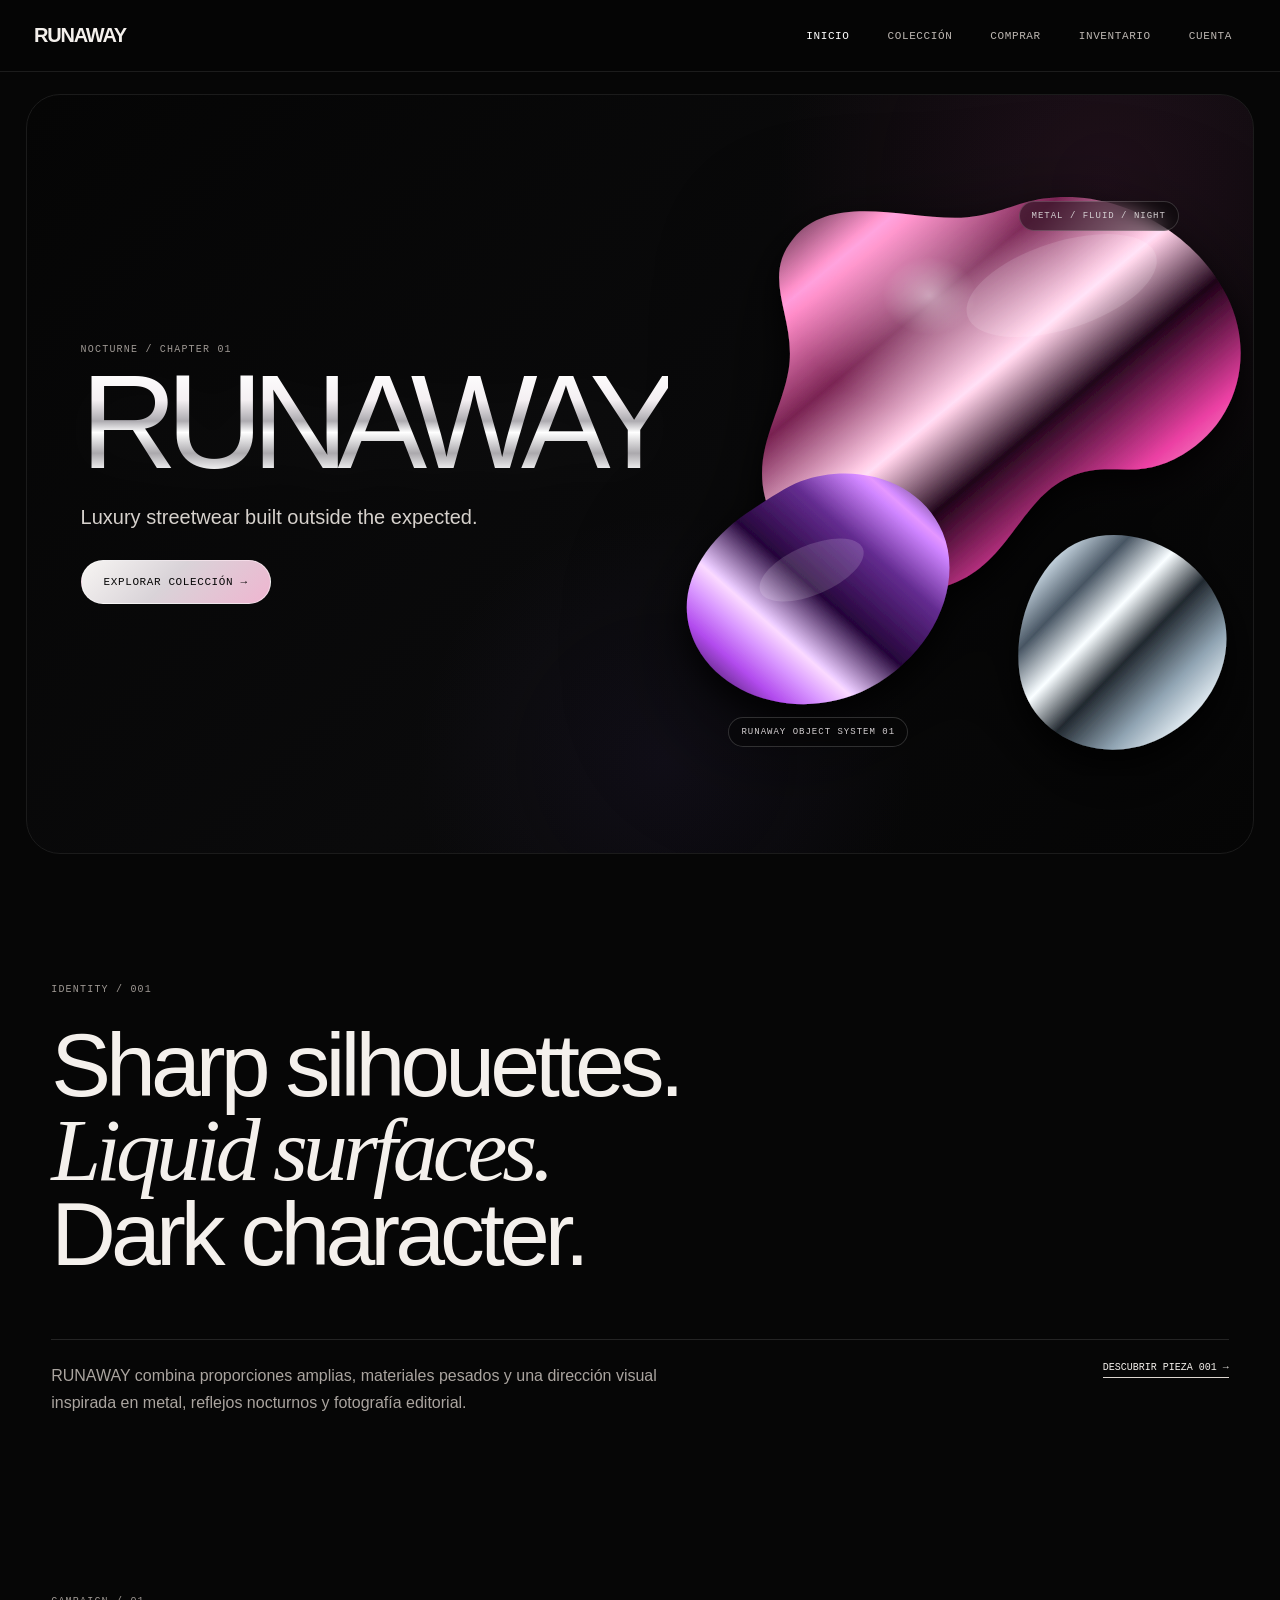
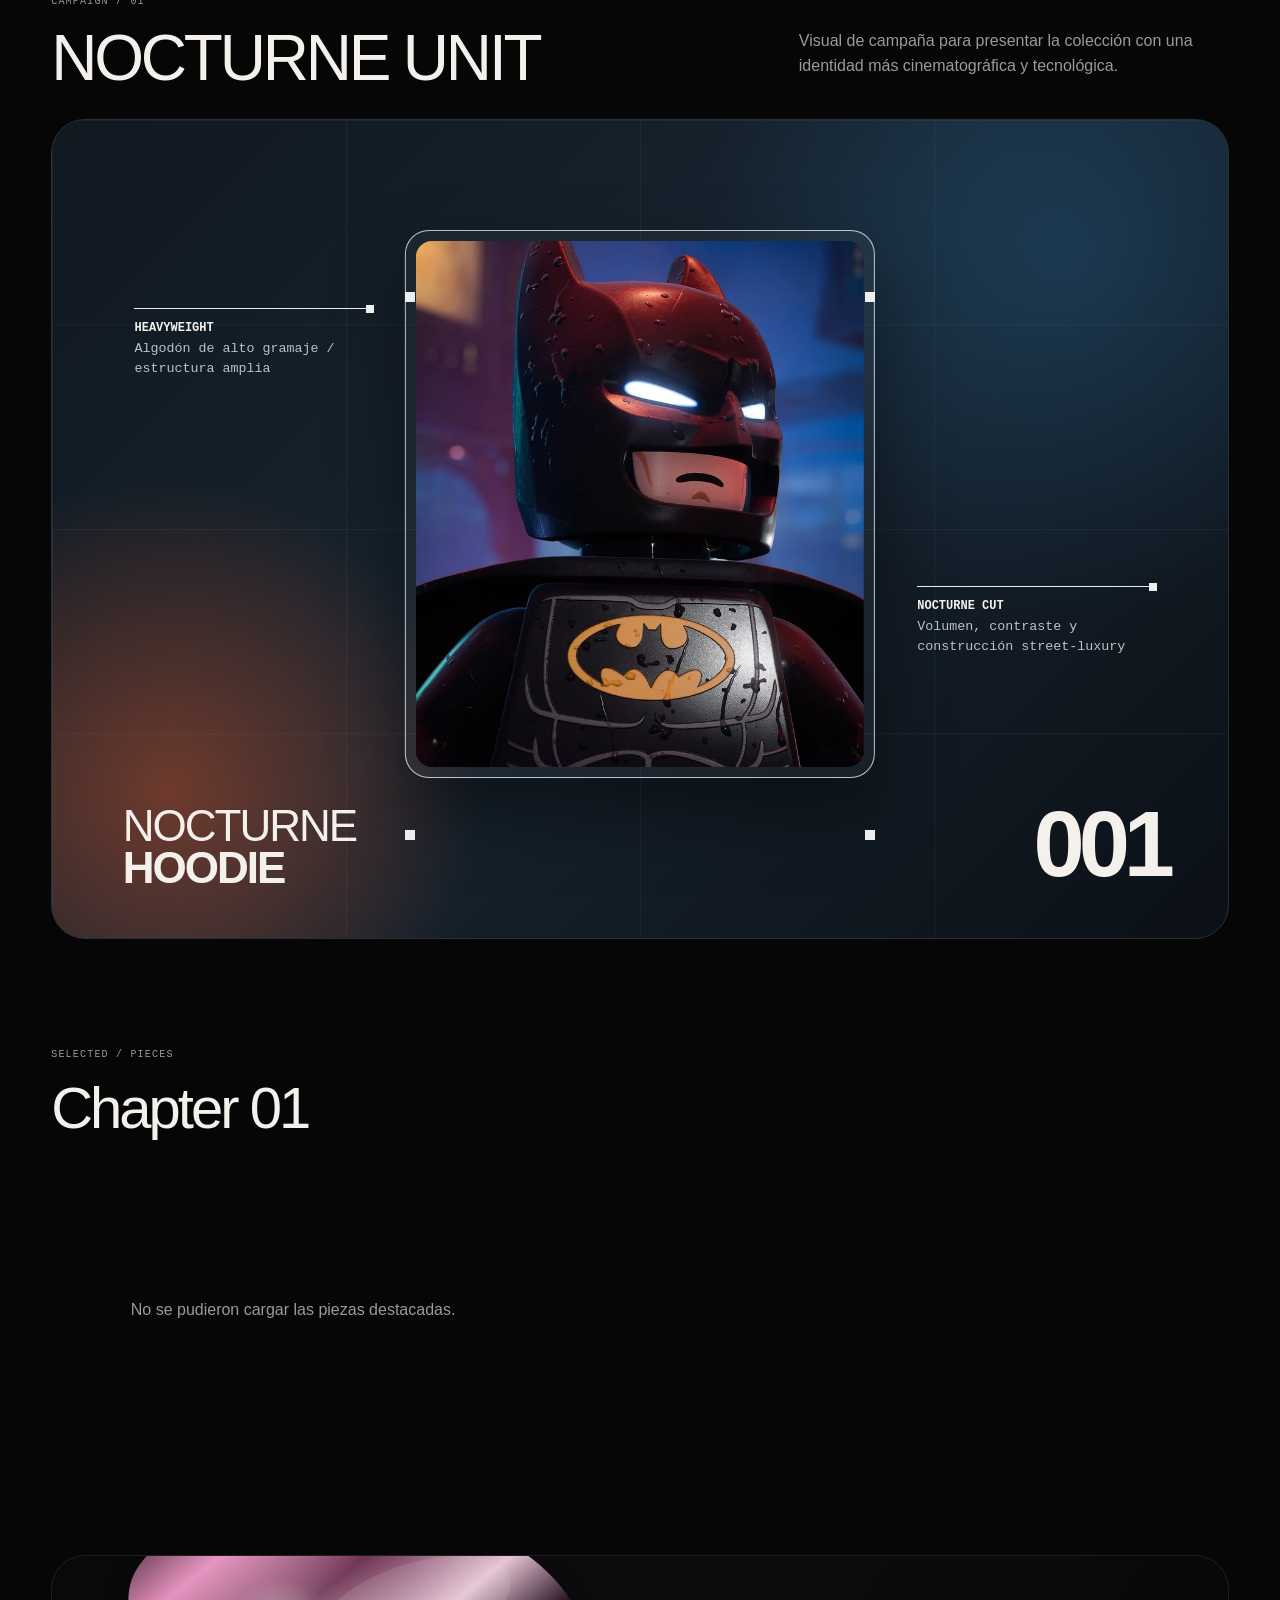
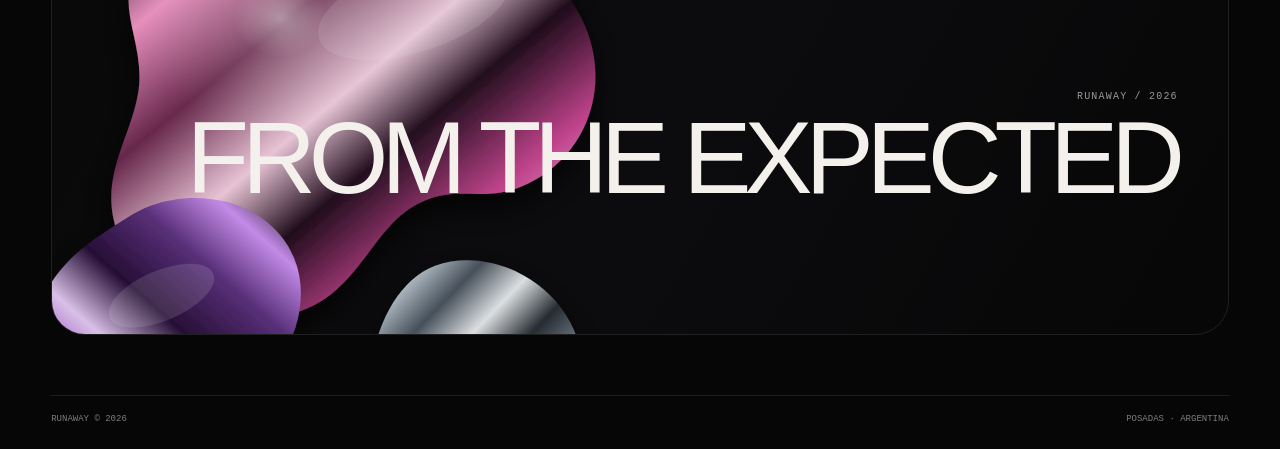
<file: index.html>
<!DOCTYPE html>
<html lang="es">
<head>
    <meta charset="UTF-8">
    <meta name="viewport" content="width=device-width, initial-scale=1.0">
    <title>RUNAWAY</title>
    <link rel="stylesheet" href="style.css">
</head>
<body>
    <a class="salto-contenido" href="#contenido-principal">Saltar al contenido</a>

    <nav class="barra-superior" aria-label="Navegación principal">
        <a class="marca" href="#/">RUNAWAY</a>
        <ul class="menu-principal">
            <li><a href="#/" data-ruta="inicio">Inicio</a></li>
            <li><a href="#/catalogo" data-ruta="catalogo">Colección</a></li>
            <li><a href="#/comprar" data-ruta="comprar">Comprar</a></li>
            <li><a href="inventario.html">Inventario</a></li>
            <li><a href="cuenta.html">Cuenta</a></li>
        </ul>
    </nav>

    <main id="contenido-principal" tabindex="-1">
        <p class="estado-carga-spa">Cargando…</p>
    </main>

    <footer class="pie">
        <span>RUNAWAY © 2026</span>
        <span>Posadas · Argentina</span>
    </footer>

    <!-- Región viva: los lectores de pantalla anuncian aquí los cambios de vista y de estado. -->
    <div id="anuncios" class="solo-lectores" aria-live="polite" aria-atomic="true"></div>

    <!-- Plantillas estáticas: la SPA las clona, no inserta HTML en tiempo de ejecución. -->
    <template id="tpl-inicio">
    <header class="hero">
        <div class="hero-copy">
            <p class="kicker">NOCTURNE / CHAPTER 01</p>
            <h1>RUNAWAY</h1>
            <p class="hero-line">Luxury streetwear built outside the expected.</p>
            <a class="btn-principal" href="#/catalogo">Explorar colección →</a>
        </div>
        <div class="hero-art">
            <img src="assets/liquid-chrome.svg" alt="Escultura de cromo líquido rosa y violeta" class="chrome-liquid">
            <div class="hero-caption hero-caption-top">METAL / FLUID / NIGHT</div>
            <div class="hero-caption hero-caption-bottom">RUNAWAY OBJECT SYSTEM 01</div>
        </div>
    </header>

    <section class="intro">
        <p class="kicker">IDENTITY / 001</p>
        <h2>Sharp silhouettes.<br><em>Liquid surfaces.</em><br>Dark character.</h2>
        <div class="intro-bottom">
            <p>RUNAWAY combina proporciones amplias, materiales pesados y una dirección visual inspirada en metal, reflejos nocturnos y fotografía editorial.</p>
            <a href="#/catalogo" class="link-line">Descubrir pieza 001 →</a>
        </div>
    </section>

    <section class="campaign">
        <div class="campaign-head">
            <div>
                <p class="kicker">CAMPAIGN / 01</p>
                <h2>NOCTURNE UNIT</h2>
            </div>
            <p class="campaign-note">Visual de campaña para presentar la colección con una identidad más cinematográfica y tecnológica.</p>
        </div>

        <div class="campaign-board">
            <div class="grid-lines"></div>
            <span class="marker marker-a"></span>
            <span class="marker marker-b"></span>
            <span class="marker marker-c"></span>
            <span class="marker marker-d"></span>
            <div class="callout callout-left"><span></span><strong>HEAVYWEIGHT</strong><small>Algodón de alto gramaje / estructura amplia</small></div>
            <div class="callout callout-right"><span></span><strong>NOCTURNE CUT</strong><small>Volumen, contraste y construcción street-luxury</small></div>
            <div class="campaign-photo">
                <img src="assets/campaign-batman.jpg" alt="Visual de campaña nocturno de RUNAWAY">
            </div>
            <div class="campaign-code">001</div>
            <div class="campaign-name">NOCTURNE<br><strong>HOODIE</strong></div>
        </div>
    </section>

    <section class="featured">
        <div class="featured-title">
            <p class="kicker">SELECTED / PIECES</p>
            <h2>Chapter 01</h2>
        </div>
        <div class="featured-grid">
            <article class="featured-card featured-main">
                <div class="featured-image"><img src="assets/campaign-batman.jpg" alt="Nocturne Hoodie"></div>
                <div class="featured-data">
                    <span>01 / HOODIE</span>
                    <h3>Nocturne Hoodie</h3>
                    <p>$245.000</p>
                    <a href="#/catalogo">Ver detalle →</a>
                </div>
            </article>
            <article class="featured-card">
                <div class="featured-image"><img src="assets/campaign-head.jpg" alt="Obsidian Tee"></div>
                <div class="featured-data">
                    <span>02 / TEE</span>
                    <h3>Obsidian Tee</h3>
                    <p>$135.000</p>
                    <a href="#/catalogo">Ver detalle →</a>
                </div>
            </article>
            <article class="featured-card">
                <div class="featured-image"><img src="assets/campaign-detail.jpg" alt="Armor Cargo"></div>
                <div class="featured-data">
                    <span>03 / CARGO</span>
                    <h3>Armor Cargo</h3>
                    <p>$289.000</p>
                    <a href="#/catalogo">Ver detalle →</a>
                </div>
            </article>
        </div>
    </section>

    <section class="closing">
        <img src="assets/liquid-chrome.svg" alt="Cromo líquido RUNAWAY">
        <div>
            <p class="kicker">RUNAWAY / 2026</p>
            <h2>FROM THE EXPECTED</h2>
        </div>
    </section>
    </template>

    <template id="tpl-catalogo">
    <div class="catalog-page">
        <section class="catalog-hero">
            <div>
                <p class="kicker">COLLECTION / CHAPTER 01</p>
                <h1>NOCTURNE</h1>
                <p>Una selección de piezas de streetwear de lujo con volúmenes amplios, negro profundo y detalles metálicos.</p>
            </div>
            <img src="assets/liquid-chrome.svg" alt="Cromo líquido" class="catalog-chrome">
        </section>

        <section class="catalog-editorial">
            <div class="editorial-photo">
                <img src="assets/campaign-mid.jpg" alt="Campaña RUNAWAY Nocturne">
                <span class="editorial-tag tag-one">RUNAWAY / NOCTURNE</span>
                <span class="editorial-tag tag-two">CHAPTER 01</span>
            </div>
            <div class="editorial-copy">
                <p class="kicker">CAMPAIGN NOTE</p>
                <h2>Designed for presence.</h2>
                <p>La colección prioriza siluetas dominantes y una paleta oscura. Cada pieza está pensada para sostener una identidad visual fuerte sin perder funcionalidad.</p>
            </div>
        </section>

        <section class="table-wrap">
            <div class="table-title">
                <div>
                    <p class="kicker">PRODUCT INDEX</p>
                    <h2>Available pieces</h2>
                </div>
                <span id="contadorCatalogo" role="status">CARGANDO / DROP 01</span>
            </div>

            <form class="catalog-controls" role="search" aria-label="Buscar en el catálogo">
                <div class="field-group catalog-search-field">
                    <label for="campoBuscar">Buscar pieza</label>
                    <input type="search" id="campoBuscar" placeholder="Nombre, referencia o descripción" autocomplete="off">
                </div>
                <div class="field-group catalog-category-field">
                    <label for="selectCategoria">Categoría</label>
                    <select id="selectCategoria">
                        <option value="">Todas</option>
                    </select>
                </div>
                <button type="button" id="botonLimpiar" class="btn-secundario">Limpiar</button>
            </form>
            <div class="tabla-responsive">
                <table class="tabla-productos">
                    <caption class="solo-lectores">Piezas disponibles de la colección</caption>
                    <thead>
                        <tr>
                            <th scope="col">Ref.</th>
                            <th scope="col">Visual</th>
                            <th scope="col">Producto</th>
                            <th scope="col">Especificación</th>
                            <th scope="col">Talles</th>
                            <th scope="col">Precio</th>
                            <th scope="col"><span class="solo-lectores">Acciones</span></th>
                        </tr>
                    </thead>
                    <tbody id="cuerpoCatalogo"><tr><td colspan="7" class="catalogo-sin-resultados">Cargando catálogo...</td></tr></tbody>
                </table>
            </div>
        </section>
    </div>
    </template>

    <template id="tpl-detalle">
        <div class="product-page">
            <section class="product-visual-panel">
                <div class="product-hero-image">
                    <img id="detalleImagen" src="" alt="">
                    <span class="corner c1"></span><span class="corner c2"></span><span class="corner c3"></span><span class="corner c4"></span>
                </div>
                <div class="product-index" id="detalleRef"></div>
            </section>

            <section class="product-info-panel">
                <div class="product-heading">
                    <p class="kicker" id="detalleKicker"></p>
                    <h1 id="detalleNombre"></h1>
                    <p class="product-price" id="detallePrecio"></p>
                </div>
                <p class="product-description" id="detalleDescripcion"></p>

                <div class="product-spec-grid" id="detalleSpecs"></div>

                <div class="size-block" role="group" aria-labelledby="etiquetaTalle">
                    <span id="etiquetaTalle">Seleccionar talle</span>
                    <div class="sizes" id="detalleTalles"></div>
                </div>

                <p id="detalleStock" class="mensaje-cupon"></p>
                <a class="btn-principal full" id="detalleComprar" href="#/comprar">Comprar ahora →</a>
                <p><a class="link-line" href="#/catalogo">← Volver a la colección</a></p>
            </section>
        </div>
    </template>

    <template id="tpl-comprar">
        <div class="checkout-page">
            <section class="checkout-heading">
                <p class="kicker">CHECKOUT / RUNAWAY</p>
                <h1>Finalizar compra</h1>
                <p>Completá tus datos y revisá el pedido antes de confirmar.</p>
            </section>

            <section class="checkout-layout">
                <div class="checkout-form-card">
                    <form class="formulario-compra" id="formCompra" novalidate>
                        <div class="field-group">
                            <label for="nombre">Nombre del cliente</label>
                            <input type="text" id="nombre" name="nombre" placeholder="Nombre y apellido" autocomplete="name" required>
                        </div>
                        <div class="field-group">
                            <label for="direccion">Dirección</label>
                            <input type="text" id="direccion" name="direccion" placeholder="Dirección de entrega" autocomplete="street-address" required>
                        </div>
                        <div class="fields-two">
                            <div class="field-group"><label for="telefono">Teléfono</label><input type="tel" id="telefono" name="telefono" placeholder="3764 000000" autocomplete="tel" required></div>
                            <div class="field-group"><label for="email">E-mail</label><input type="email" id="email" name="email" placeholder="nombre@email.com" autocomplete="email" required></div>
                        </div>
                        <div class="field-group">
                            <label for="pago">Medio de pago</label>
                            <select id="pago" name="pago" required>
                                <option value="">Seleccionar</option>
                                <option value="tarjeta_credito">Tarjeta de crédito</option>
                                <option value="tarjeta_debito">Tarjeta de débito</option>
                                <option value="transferencia">Transferencia bancaria</option>
                                <option value="mercado_pago">Mercado Pago</option>
                            </select>
                        </div>
                        <div class="fields-two">
                            <div class="field-group">
                                <label for="talleCompra">Talle</label>
                                <select id="talleCompra" name="talle"></select>
                            </div>
                            <div class="field-group">
                                <label for="cantidadProducto">Cantidad</label>
                                <input type="number" id="cantidadProducto" name="cantidadProducto" min="1" value="1" inputmode="numeric">
                            </div>
                        </div>
                        <div class="field-group">
                            <label for="codigoCupon">Código de descuento</label>
                            <input type="text" id="codigoCupon" name="codigoCupon" placeholder="Ingresá tu cupón" autocomplete="off">
                            <button type="button" id="botonCupon" class="btn-secundario">Aplicar cupón</button>
                        </div>
                        <p id="mensajeCompra" class="mensaje-cupon" aria-live="polite"></p>
                        <button class="btn-principal full" type="submit">Confirmar pedido →</button>
                    </form>
                </div>

                <aside class="order-card" aria-label="Resumen del pedido">
                    <div class="order-image"><img id="imagenProducto" src="" alt=""></div>
                    <div class="order-title"><span id="referenciaProducto"></span><h2 id="nombreProducto"></h2></div>
                    <div class="order-row"><span>Talle</span><strong id="talleProducto"></strong></div>
                    <div class="order-row"><span>Precio unitario</span><strong id="precioUnitario"></strong></div>
                    <div class="order-row"><span>Subtotal</span><strong id="subtotalProducto"></strong></div>
                    <div class="order-row"><span>Descuento</span><strong id="descuentoProducto">—</strong></div>
                    <div class="order-total"><span>Total</span><strong id="totalProducto"></strong></div>
                </aside>
            </section>
        </div>
    </template>

    <script type="module" src="app.js"></script>
</body>
</html>
</file>
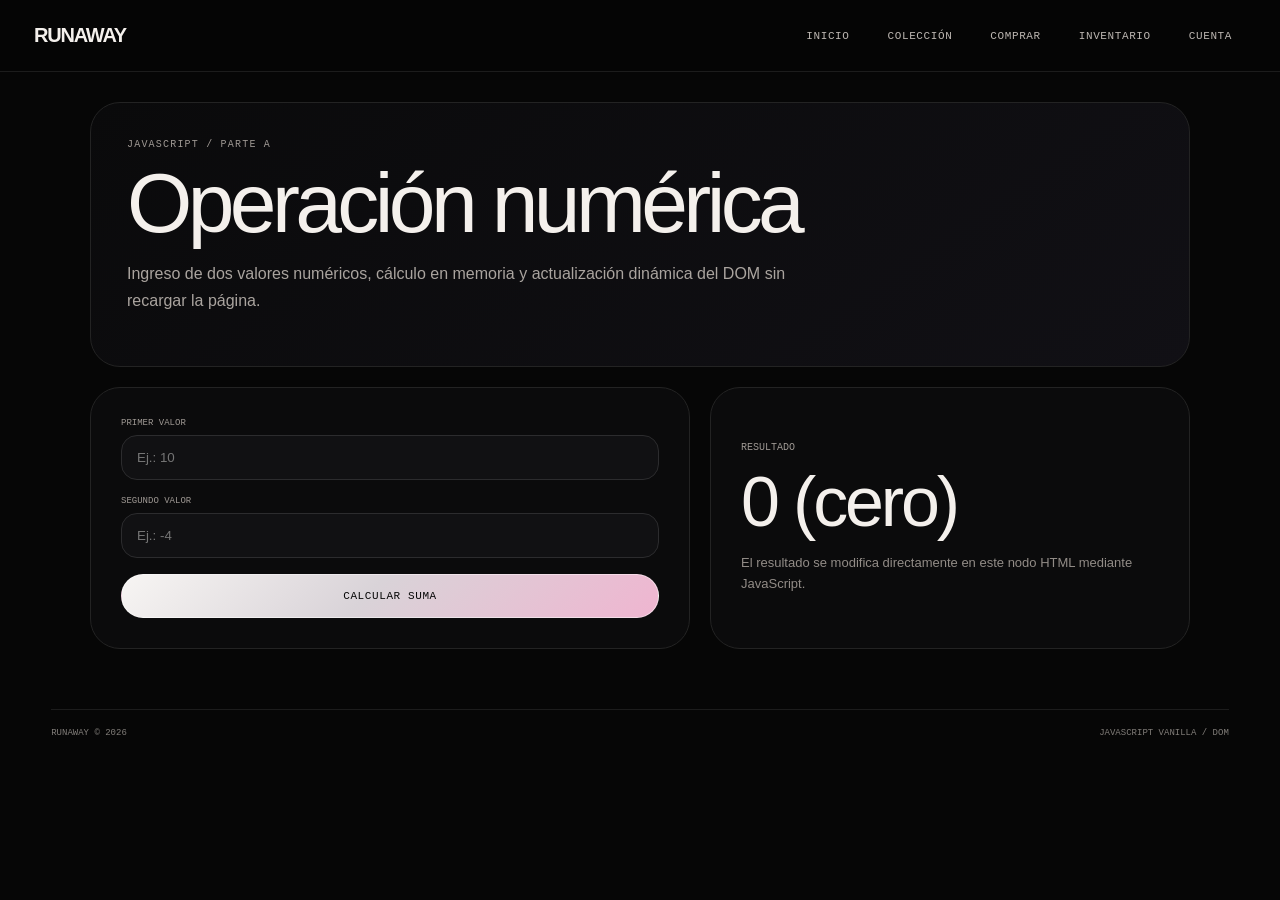
<file: algoritmica.html>
<!DOCTYPE html>
<html lang="es">
<head>
    <meta charset="UTF-8">
    <meta name="viewport" content="width=device-width, initial-scale=1.0">
    <title>RUNAWAY - Algorítmica JavaScript</title>
    <link rel="stylesheet" href="style.css">
</head>
<body>
    <nav class="barra-superior">
        <a class="marca" href="index.html">RUNAWAY</a>
        <ul class="menu-principal">
            <li><a href="index.html">Inicio</a></li>
            <li><a href="index.html#/catalogo">Colección</a></li>
            <li><a href="index.html#/comprar">Comprar</a></li>
            <li><a href="inventario.html">Inventario</a></li>
            <li><a href="cuenta.html">Cuenta</a></li>
        </ul>
    </nav>

    <main class="algoritmica-page">
        <section class="algoritmica-heading">
            <p class="kicker">JAVASCRIPT / PARTE A</p>
            <h1>Operación numérica</h1>
            <p>Ingreso de dos valores numéricos, cálculo en memoria y actualización dinámica del DOM sin recargar la página.</p>
        </section>

        <section class="algoritmica-card">
            <div class="algoritmica-form">
                <div class="field-group">
                    <label for="valor1">Primer valor</label>
                    <input type="number" id="valor1" placeholder="Ej.: 10">
                </div>

                <div class="field-group">
                    <label for="valor2">Segundo valor</label>
                    <input type="number" id="valor2" placeholder="Ej.: -4">
                </div>

                <button type="button" id="botonCalcular" class="btn-principal full">Calcular suma</button>
            </div>

            <div class="resultado-card">
                <span class="resultado-label">Resultado</span>
                <span id="resultado" class="resultado cero">0 (cero)</span>
                <p>El resultado se modifica directamente en este nodo HTML mediante JavaScript.</p>
            </div>
        </section>
    </main>

    <footer class="pie"><span>RUNAWAY © 2026</span><span>JavaScript Vanilla / DOM</span></footer>
    <script src="inventario.js" defer></script>
</body>
</html>
</file>
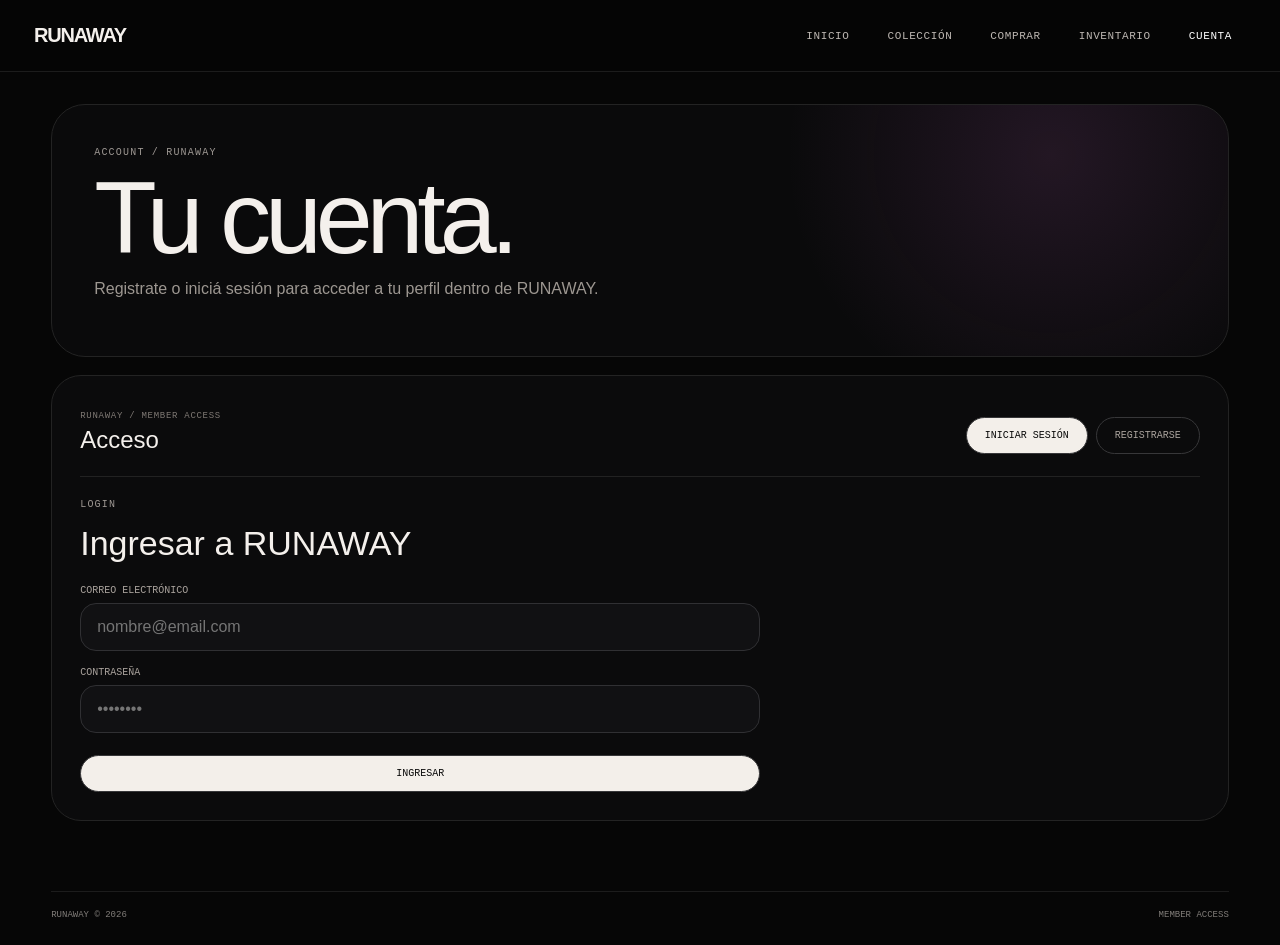
<file: cuenta.html>
<!DOCTYPE html>
<html lang="es">
<head>
    <meta charset="UTF-8">
    <meta name="viewport" content="width=device-width, initial-scale=1.0">
    <title>RUNAWAY - Cuenta</title>
    <link rel="stylesheet" href="style.css">
    <link rel="stylesheet" href="auth.css">
</head>
<body>
    <nav class="barra-superior">
        <a class="marca" href="index.html">RUNAWAY</a>
        <ul class="menu-principal">
            <li><a href="index.html">Inicio</a></li>
            <li><a href="index.html#/catalogo">Colección</a></li>
            <li><a href="index.html#/comprar">Comprar</a></li>
            <li><a href="inventario.html">Inventario</a></li>
            <li><a href="cuenta.html" aria-current="page">Cuenta</a></li>
        </ul>
    </nav>

    <main class="auth-page">
        <section class="auth-intro">
            <p class="kicker">ACCOUNT / RUNAWAY</p>
            <h1>Tu cuenta.</h1>
            <p>Registrate o iniciá sesión para acceder a tu perfil dentro de RUNAWAY.</p>
        </section>

        <section class="auth-shell">
            <header class="auth-header">
                <div>
                    <span class="auth-code">RUNAWAY / MEMBER ACCESS</span>
                    <h2>Acceso</h2>
                </div>
                <nav id="nav-publico" class="nav-tabs" aria-label="Opciones de cuenta">
                    <button id="tab-login" class="btn-tab active" type="button">Iniciar sesión</button>
                    <button id="tab-registro" class="btn-tab" type="button">Registrarse</button>
                </nav>
            </header>

            <section id="vista-login" class="card-view">
                <p class="kicker">LOGIN</p>
                <h2>Ingresar a RUNAWAY</h2>
                <div id="msg-login" class="mensaje-box" aria-live="polite"></div>
                <form id="form-login" autocomplete="on">
                    <div class="form-group">
                        <label for="login-email">Correo electrónico</label>
                        <input type="email" id="login-email" name="email" placeholder="nombre@email.com" autocomplete="username" required>
                    </div>
                    <div class="form-group">
                        <label for="login-pass">Contraseña</label>
                        <input type="password" id="login-pass" name="password" placeholder="••••••••" autocomplete="current-password" required>
                    </div>
                    <button type="submit" class="auth-primary">Ingresar</button>
                </form>
            </section>

            <section id="vista-registro" class="card-view oculto">
                <p class="kicker">NEW MEMBER</p>
                <h2>Crear cuenta</h2>
                <div id="msg-registro" class="mensaje-box" aria-live="polite"></div>
                <form id="form-registro" autocomplete="on">
                    <div class="form-group">
                        <label for="reg-nombre">Nombre completo</label>
                        <input type="text" id="reg-nombre" name="nombre" placeholder="Nombre y apellido" maxlength="100" autocomplete="name" required>
                    </div>
                    <div class="form-group">
                        <label for="reg-email">Correo electrónico</label>
                        <input type="email" id="reg-email" name="email" placeholder="nombre@email.com" maxlength="150" autocomplete="email" required>
                    </div>
                    <div class="form-group">
                        <label for="reg-pass">Contraseña</label>
                        <input type="password" id="reg-pass" name="password" placeholder="Mínimo 6 caracteres" minlength="6" autocomplete="new-password" required>
                    </div>
                    <button type="submit" class="auth-primary">Crear cuenta</button>
                </form>
            </section>

            <section id="vista-panel" class="card-view oculto">
                <div class="panel-header">
                    <div>
                        <p class="kicker">MEMBER PROFILE</p>
                        <h2>Mi perfil</h2>
                    </div>
                    <button id="btn-logout" class="auth-secondary" type="button">Cerrar sesión</button>
                </div>
                <div class="user-card">
                    <h3>Bienvenido/a, <span id="user-nombre" class="highlight"></span></h3>
                    <p><strong>Correo:</strong> <span id="user-email"></span></p>
                    <p><strong>Rol:</strong> <span id="user-rol" class="badge"></span></p>
                    <p><strong>Estado:</strong> <span class="status-online">● Sesión activa</span></p>
                </div>
                <div class="admin-actions">
                    <p>Desde esta sesión también podés registrar una nueva cuenta.</p>
                    <button id="btn-abrir-registro-panel" class="auth-secondary" type="button">Registrar nuevo usuario</button>
                </div>
            </section>
        </section>
    </main>

    <footer class="pie"><span>RUNAWAY © 2026</span><span>Member access</span></footer>
    <script src="auth.js" defer></script>
</body>
</html>
</file>
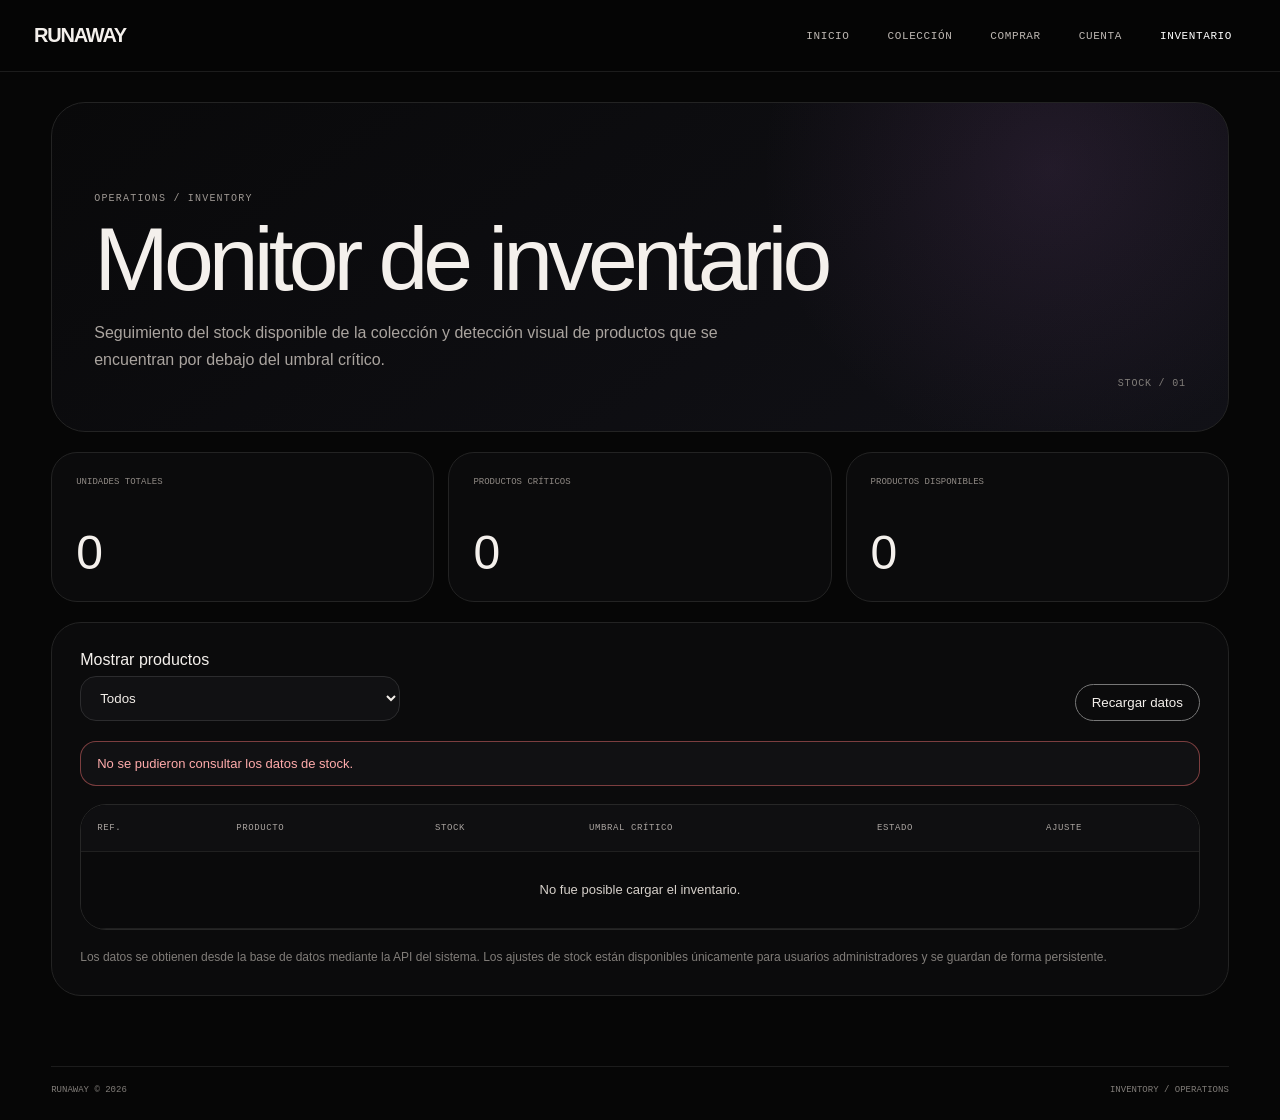
<file: inventario.html>
<!DOCTYPE html>
<html lang="es">
<head>
    <meta charset="UTF-8">
    <meta name="viewport" content="width=device-width, initial-scale=1.0">
    <title>RUNAWAY - Inventario</title>
    <link rel="stylesheet" href="style.css">
</head>
<body>
    <nav class="barra-superior">
        <a class="marca" href="index.html">RUNAWAY</a>

        <ul class="menu-principal">
            <li><a href="index.html">Inicio</a></li>
            <li><a href="index.html#/catalogo">Colección</a></li>
            <li><a href="index.html#/comprar">Comprar</a></li>
            <li><a href="cuenta.html">Cuenta</a></li>
            <li>
                <a href="inventario.html" aria-current="page">
                    Inventario
                </a>
            </li>
        </ul>
    </nav>

    <main class="inventario-page">
        <header class="inventario-heading">
            <div>
                <p class="kicker">OPERATIONS / INVENTORY</p>
                <h1>Monitor de inventario</h1>

                <p>
                    Seguimiento del stock disponible de la colección y
                    detección visual de productos que se encuentran por
                    debajo del umbral crítico.
                </p>
            </div>

            <span class="inventario-codigo">STOCK / 01</span>
        </header>

        <section
            class="inventario-indicadores"
            aria-label="Indicadores generales del inventario"
        >
            <article class="indicador-stock">
                <span>Unidades totales</span>
                <strong id="totalUnidades">0</strong>
            </article>

            <article class="indicador-stock">
                <span>Productos críticos</span>
                <strong id="totalCriticos">0</strong>
            </article>

            <article class="indicador-stock">
                <span>Productos disponibles</span>
                <strong id="totalDisponibles">0</strong>
            </article>
        </section>

        <section class="inventario-panel">
            <div class="inventario-toolbar">
                <div class="field-group inventario-filtro">
                    <label for="filtroInventario">
                        Mostrar productos
                    </label>

                    <select id="filtroInventario">
                        <option value="todos">Todos</option>
                        <option value="criticos">Stock crítico</option>
                        <option value="disponibles">
                            Disponibles
                        </option>
                    </select>
                </div>

                <button
                    type="button"
                    id="recargarInventario"
                    class="btn-secundario"
                >
                    Recargar datos
                </button>
            </div>

            <p
                id="alertaInventario"
                class="alerta-inventario"
                aria-live="polite"
            >
                Consultando estado del inventario...
            </p>

            <div class="tabla-responsive">
                <table class="tabla-productos tabla-inventario">
                    <caption class="visually-hidden">
                        Estado de stock y umbral crítico de los productos
                        RUNAWAY
                    </caption>

                    <thead>
                        <tr>
                            <th scope="col">Ref.</th>
                            <th scope="col">Producto</th>
                            <th scope="col">Stock</th>
                            <th scope="col">Umbral crítico</th>
                            <th scope="col">Estado</th>
                            <th scope="col">Ajuste</th>
                        </tr>
                    </thead>

                    <tbody id="cuerpoInventario">
                        <tr>
                            <td
                                colspan="6"
                                class="estado-carga-inventario"
                            >
                                Cargando inventario...
                            </td>
                        </tr>
                    </tbody>
                </table>
            </div>

            <p class="nota-inventario">
                Los datos se obtienen desde la base de datos mediante la
                API del sistema. Los ajustes de stock están disponibles
                únicamente para usuarios administradores y se guardan de
                forma persistente.
            </p>
        </section>
    </main>

    <footer class="pie">
        <span>RUNAWAY © 2026</span>
        <span>Inventory / Operations</span>
    </footer>

    <script src="inventario.js" defer></script>
</body>
</html>
</file>
<file: style.css>
body {
    margin: 0;
    background: #060606;
    color: #f4f0ec;
    font-family: Arial, Helvetica, sans-serif;
    overflow-x: hidden;
}

* { box-sizing: border-box; }
a { color: inherit; text-decoration: none; }
img { display: block; max-width: 100%; }

.barra-superior {
    width: 100%;
    min-height: 72px;
    padding: 0 34px;
    display: flex;
    align-items: center;
    justify-content: space-between;
    background: rgba(6, 6, 6, 0.96);
    border-bottom: 1px solid #1c1c1c;
    position: sticky;
    top: 0;
    z-index: 100;
}

.marca {
    font-size: 20px;
    font-weight: 700;
    letter-spacing: -1.2px;
}

.menu-principal {
    margin: 0;
    padding: 0;
    list-style: none;
    display: flex;
    align-items: center;
    gap: 10px;
}

.menu-principal > li { position: relative; }
.menu-principal a {
    display: block;
    padding: 12px 14px;
    font: 11px "Courier New", monospace;
    text-transform: uppercase;
    letter-spacing: .6px;
    color: #bdb7b2;
}
.menu-principal a:hover { color: #fff; }

.menu-desplegable {
    margin: 0;
    padding: 8px;
    list-style: none;
    display: none;
    position: absolute;
    right: 0;
    top: 100%;
    min-width: 210px;
    border: 1px solid #252525;
    border-radius: 16px;
    background: #0b0b0c;
    box-shadow: 0 22px 45px rgba(0,0,0,.45);
}
.dropdown:hover .menu-desplegable { display: block; }
.menu-desplegable a { border-radius: 10px; }
.menu-desplegable a:hover { background: #151515; }

.kicker {
    margin: 0 0 14px;
    font: 10px "Courier New", monospace;
    letter-spacing: 1.2px;
    text-transform: uppercase;
    color: #9e9893;
}

.hero {
    width: min(1440px, 96%);
    min-height: 760px;
    margin: 22px auto 50px;
    padding: 54px;
    border: 1px solid #1b1b1b;
    border-radius: 34px;
    overflow: hidden;
    display: grid;
    grid-template-columns: .95fr 1.05fr;
    gap: 20px;
    align-items: center;
    background:
        radial-gradient(circle at 88% 12%, rgba(130,44,98,.18), transparent 26%),
        radial-gradient(circle at 52% 88%, rgba(73,54,122,.12), transparent 27%),
        linear-gradient(135deg, #050505 0%, #0a0a0b 55%, #060606 100%);
    position: relative;
}

.hero-copy { position: relative; z-index: 4; }
.hero-copy h1 {
    margin: 0;
    font-size: clamp(82px, 10.5vw, 164px);
    line-height: .78;
    letter-spacing: -.085em;
    font-weight: 500;
    background: linear-gradient(180deg, #fff 0%, #f4eff2 30%, #adabb0 50%, #fff 61%, #aba9ad 81%, #fff 100%);
    color: transparent;
    -webkit-background-clip: text;
    background-clip: text;
    filter: drop-shadow(0 12px 30px rgba(255,255,255,.04));
}
.hero-line {
    width: min(520px, 100%);
    margin: 30px 0 28px;
    font-size: 20px;
    line-height: 1.45;
    color: #d6d1cc;
}

.btn-principal {
    display: inline-block;
    padding: 15px 22px;
    border: 1px solid rgba(255,255,255,.48);
    border-radius: 999px;
    background: linear-gradient(135deg, #f7f5f3 0%, #d9d3d8 46%, #efb5d0 100%);
    color: #070707;
    font: 11px "Courier New", monospace;
    text-transform: uppercase;
    letter-spacing: .6px;
    transition: transform .25s ease, box-shadow .25s ease;
}
.btn-principal:hover { transform: translateY(-2px); box-shadow: 0 13px 34px rgba(232,145,191,.17); }
.btn-principal.full { width: 100%; text-align: center; }

.hero-art { position: relative; height: 650px; }
.chrome-liquid {
    width: 118%;
    max-width: none;
    position: absolute;
    right: -12%;
    top: 50%;
    transform: translateY(-50%);
    filter: saturate(1.15) contrast(1.08) drop-shadow(0 30px 55px rgba(0,0,0,.52));
    animation: floatChrome 8s ease-in-out infinite;
}
@keyframes floatChrome {
    0%,100% { transform: translateY(-50%) rotate(-1deg) scale(1); }
    50% { transform: translateY(-53%) rotate(2deg) scale(1.025); }
}
.hero-caption {
    position: absolute;
    z-index: 4;
    padding: 9px 12px;
    border: 1px solid rgba(255,255,255,.17);
    border-radius: 999px;
    background: rgba(8,8,8,.46);
    backdrop-filter: blur(10px);
    color: #d4cfd1;
    font: 9px "Courier New", monospace;
    letter-spacing: 1px;
}
.hero-caption-top { right: 4%; top: 8%; }
.hero-caption-bottom { left: 8%; bottom: 8%; }

.intro {
    width: min(1320px, 92%);
    margin: 0 auto 100px;
    padding: 80px 0;
}
.intro h2 {
    max-width: 1100px;
    margin: 28px 0 62px;
    font-size: clamp(48px, 7vw, 98px);
    line-height: .94;
    letter-spacing: -.055em;
    font-weight: 400;
}
.intro h2 em { font-family: Georgia, "Times New Roman", serif; font-weight: normal; }
.intro-bottom {
    border-top: 1px solid #242424;
    padding-top: 22px;
    display: flex;
    justify-content: space-between;
    gap: 28px;
    align-items: flex-start;
}
.intro-bottom p { max-width: 640px; margin: 0; color: #aaa49f; line-height: 1.7; }
.link-line { font: 10px "Courier New", monospace; text-transform: uppercase; border-bottom: 1px solid #ddd6d0; padding-bottom: 4px; }

.campaign {
    width: min(1320px, 92%);
    margin: 0 auto 110px;
}
.campaign-head {
    display: flex;
    justify-content: space-between;
    gap: 24px;
    align-items: flex-end;
    margin-bottom: 24px;
}
.campaign-head h2 { margin: 0; font-size: clamp(40px, 5vw, 70px); font-weight: 400; letter-spacing: -.05em; }
.campaign-note { max-width: 430px; color: #9f9993; line-height: 1.6; }

.campaign-board {
    min-height: 820px;
    border-radius: 34px;
    overflow: hidden;
    position: relative;
    border: 1px solid #28313a;
    background:
        radial-gradient(circle at 10% 82%, rgba(255,98,44,.38), transparent 25%),
        radial-gradient(circle at 86% 16%, rgba(46,121,177,.28), transparent 30%),
        linear-gradient(135deg, #101820 0%, #172430 48%, #0b1016 100%);
}
.grid-lines {
    position: absolute; inset: 0;
    background-image: linear-gradient(rgba(255,255,255,.045) 1px, transparent 1px), linear-gradient(90deg, rgba(255,255,255,.045) 1px, transparent 1px);
    background-size: 25% 25%;
}
.campaign-photo {
    position: absolute;
    left: 50%; top: 47%; transform: translate(-50%,-50%);
    width: 40%; height: 67%;
    border: 1px solid rgba(255,255,255,.72);
    border-radius: 24px;
    padding: 10px;
    background: rgba(255,255,255,.03);
    box-shadow: 0 35px 75px rgba(0,0,0,.42);
}
.campaign-photo img { width:100%; height:100%; object-fit:cover; border-radius:16px; }
.marker { position:absolute; width:10px; height:10px; background:#eee; z-index:4; }
.marker-a{left:30%;top:21%}.marker-b{right:30%;top:21%}.marker-c{left:30%;bottom:12%}.marker-d{right:30%;bottom:12%}
.callout { position:absolute; z-index:5; width:240px; font-family:"Courier New",monospace; }
.callout strong { display:block; font-size:12px; margin-bottom:4px; }
.callout small { color:#bcc2c5; line-height:1.4; }
.callout span { display:block; height:1px; background:#eaeaea; margin-bottom:12px; position:relative; }
.callout span:after { content:""; width:8px;height:8px;background:#eee;position:absolute;right:0;top:-3px; }
.callout-left { left:7%; top:23%; }
.callout-right { right:6%; top:57%; }
.campaign-code { position:absolute; right:5%; bottom:5%; font-size:92px; font-weight:700; letter-spacing:-6px; }
.campaign-name { position:absolute; left:6%; bottom:6%; font-size:44px; line-height:.95; letter-spacing:-2px; }

.featured { width:min(1320px,92%); margin:0 auto 100px; }
.featured-title { margin-bottom:24px; }
.featured-title h2 { margin:0; font-size:58px; font-weight:400; letter-spacing:-3px; }
.featured-grid { display:grid; grid-template-columns:1.25fr .85fr .85fr; gap:18px; }
.featured-card { border:1px solid #242424; border-radius:28px; overflow:hidden; background:#0b0b0c; }
.featured-image { height:360px; overflow:hidden; background:#111; }
.featured-main .featured-image { height:520px; }
.featured-image img { width:100%; height:100%; object-fit:cover; transition:transform .5s ease; }
.featured-card:hover .featured-image img { transform:scale(1.025); }
.featured-data { padding:20px; }
.featured-data span { font:9px "Courier New",monospace; color:#92908e; }
.featured-data h3 { margin:8px 0; font-size:25px; font-weight:400; }
.featured-data p { margin:0 0 18px; color:#cbc5bf; }
.featured-data a { font:10px "Courier New",monospace; text-transform:uppercase; border-bottom:1px solid #e1dbd4; padding-bottom:4px; }

.closing {
    width:min(1320px,92%); min-height:380px; margin:0 auto 60px;
    border:1px solid #202020; border-radius:34px; overflow:hidden; position:relative;
    display:flex; align-items:center; justify-content:flex-end; padding:50px;
    background:linear-gradient(120deg,#090909,#0c0b0e 50%,#070707);
}
.closing img { position:absolute; left:-4%; bottom:-45%; width:52%; opacity:.9; }
.closing div { position:relative; z-index:2; text-align:right; }
.closing h2 { margin:0; font-size:clamp(48px,8vw,110px); line-height:.82; letter-spacing:-.07em; font-weight:400; }

.catalog-page,.product-page,.checkout-page { padding-bottom:60px; }
.catalog-hero,.checkout-heading {
    width:min(1320px,92%); margin:24px auto 28px; padding:56px;
    border:1px solid #232323; border-radius:34px; position:relative; overflow:hidden;
    background:radial-gradient(circle at 90% 20%,rgba(161,67,121,.18),transparent 28%),linear-gradient(140deg,#090909,#0c0c0e);
}
.catalog-hero { min-height:430px; display:flex; align-items:flex-end; }
.catalog-hero h1,.checkout-heading h1 { margin:0 0 18px; font-size:clamp(64px,10vw,145px); line-height:.78; letter-spacing:-.075em; font-weight:400; }
.catalog-hero p:not(.kicker),.checkout-heading p:not(.kicker) { max-width:620px;color:#aaa49f;line-height:1.7; }
.catalog-chrome { position:absolute; right:-4%; top:-28%; width:48%; opacity:.72; }

.catalog-editorial {
    width:min(1320px,92%); margin:0 auto 40px; display:grid; grid-template-columns:1.2fr .8fr; gap:20px;
}
.editorial-photo { min-height:520px; border-radius:30px; overflow:hidden; position:relative; border:1px solid #24303a; background:#0e151b; }
.editorial-photo img { width:100%;height:100%;object-fit:cover;filter:saturate(.85) contrast(1.08); }
.editorial-photo:after { content:"";position:absolute;inset:0;background:linear-gradient(90deg,rgba(17,57,77,.25),transparent 50%,rgba(12,13,17,.25));pointer-events:none; }
.editorial-tag { position:absolute; z-index:3; border:1px solid rgba(255,255,255,.42); border-radius:999px; padding:8px 10px; font:9px "Courier New",monospace; background:rgba(7,13,17,.36); backdrop-filter:blur(8px); }
.tag-one{left:4%;top:5%}.tag-two{right:4%;bottom:5%}
.editorial-copy { border:1px solid #232323;border-radius:30px;padding:38px;display:flex;flex-direction:column;justify-content:flex-end;background:#0b0b0c; }
.editorial-copy h2 { margin:0 0 18px;font-size:52px;line-height:.95;letter-spacing:-3px;font-weight:400; }
.editorial-copy p:last-child { color:#aaa49f;line-height:1.7; }

.table-wrap { width:min(1320px,92%); margin:0 auto; }
.table-title { display:flex;justify-content:space-between;align-items:flex-end;gap:20px;margin-bottom:18px; }
.table-title h2 { margin:0;font-size:42px;font-weight:400;letter-spacing:-2px; }
.table-title > span { font:9px "Courier New",monospace;color:#999; }
.tabla-responsive { width:100%; overflow-x:auto; border-radius:26px; border:1px solid #272727; }
.tabla-productos { width:100%;min-width:980px;border-collapse:collapse;background:#0a0a0b; }
.tabla-productos th,.tabla-productos td { padding:18px 16px;text-align:left;border-bottom:1px solid #202020;vertical-align:middle; }
.tabla-productos th { font:9px "Courier New",monospace;text-transform:uppercase;color:#aaa4a0;background:#0f0f11;letter-spacing:.6px; }
.tabla-productos td { font-size:13px;color:#d6d0ca;line-height:1.5; }
.tabla-productos tbody tr:hover { background:#101012; }
.tabla-productos td img { width:78px;height:98px;object-fit:cover;border-radius:16px; }
.tabla-productos td strong { display:block;font-size:16px;color:#f1ece7;font-weight:500; }
.tabla-productos td small { display:block;margin-top:5px;font:9px "Courier New",monospace;color:#8f8a86; }
.tabla-productos td a { font:9px "Courier New",monospace;text-transform:uppercase;border-bottom:1px solid #ddd6d0;padding-bottom:3px;white-space:nowrap; }

.product-page { width:min(1320px,92%); margin:26px auto 0; display:grid;grid-template-columns:1.15fr .85fr;gap:24px; }
.product-visual-panel { min-height:820px;border-radius:34px;overflow:hidden;position:relative;border:1px solid #26313a;background:radial-gradient(circle at 12% 84%,rgba(255,78,36,.35),transparent 26%),radial-gradient(circle at 88% 14%,rgba(58,131,181,.25),transparent 27%),linear-gradient(135deg,#101922,#16252f 52%,#0c1217); }
.product-visual-panel:before { content:"";position:absolute;inset:0;background-image:linear-gradient(rgba(255,255,255,.04) 1px,transparent 1px),linear-gradient(90deg,rgba(255,255,255,.04) 1px,transparent 1px);background-size:25% 25%; }
.product-hero-image { position:absolute;left:50%;top:46%;transform:translate(-50%,-50%);width:58%;height:68%;padding:10px;border:1px solid rgba(255,255,255,.6);border-radius:26px; }
.product-hero-image img { width:100%;height:100%;object-fit:cover;border-radius:18px; }
.corner { position:absolute;width:9px;height:9px;background:#eee; }
.c1{left:-5px;top:-5px}.c2{right:-5px;top:-5px}.c3{left:-5px;bottom:-5px}.c4{right:-5px;bottom:-5px}
.product-callout { position:absolute;width:210px;font:9px "Courier New",monospace;line-height:1.45;z-index:3; }
.product-callout b { display:block;font-size:11px;margin-bottom:4px; }
.product-callout span { color:#c3c7c9; }
.callout-a { left:5%;top:18%; }
.callout-b { right:4%;bottom:19%;text-align:right; }
.product-index { position:absolute;right:5%;bottom:4%;font-size:88px;font-weight:700;letter-spacing:-5px; }

.product-info-panel { border:1px solid #242424;border-radius:34px;padding:38px;background:linear-gradient(180deg,#0b0b0c,#090909); }
.product-heading h1 { margin:0 0 12px;font-size:58px;line-height:.92;letter-spacing:-3px;font-weight:400; }
.product-price { margin:0 0 28px;font-size:25px; }
.product-description { color:#aaa49f;line-height:1.8; }
.product-spec-grid { display:grid;grid-template-columns:1fr 1fr;gap:10px;margin:28px 0; }
.product-spec-grid div { padding:16px;border:1px solid #222;border-radius:18px;background:#0f0f10; }
.product-spec-grid span,.size-block>span { display:block;margin-bottom:6px;font:9px "Courier New",monospace;text-transform:uppercase;color:#8e8985; }
.product-spec-grid strong { font-weight:500;font-size:14px; }
.size-block { margin:28px 0; }
.sizes { display:flex;gap:8px; }
.sizes button { flex:1;padding:13px 8px;border:1px solid #303030;border-radius:14px;background:#0d0d0e;color:#eee;cursor:pointer; }
.sizes button:hover { background:#e9e5e1;color:#080808; }
.detail-gallery { display:grid;grid-template-columns:1fr 1fr;gap:10px;margin-top:24px; }
.detail-gallery img { width:100%;height:210px;object-fit:cover;border-radius:18px; }

.checkout-heading { min-height:330px; display:flex;flex-direction:column;justify-content:flex-end; }
.checkout-heading h1 { font-size:clamp(58px,8vw,112px); }
.checkout-layout { width:min(1180px,92%);margin:0 auto;display:grid;grid-template-columns:1fr .7fr;gap:22px; }
.checkout-form-card,.order-card { border:1px solid #232323;border-radius:30px;background:#0b0b0c;padding:30px; }
.formulario-compra { display:flex;flex-direction:column;gap:15px; }
.field-group { display:flex;flex-direction:column;gap:7px; }
.fields-two { display:grid;grid-template-columns:1fr 1fr;gap:12px; }
.formulario-compra label { font:9px "Courier New",monospace;text-transform:uppercase;color:#9f9994; }
.formulario-compra input,.formulario-compra select,.formulario-compra textarea { width:100%;padding:14px 15px;border:1px solid #2c2c2e;border-radius:16px;background:#111113;color:#f2ede8;font-family:Arial,Helvetica,sans-serif; }
.formulario-compra textarea { resize:vertical;line-height:1.5; }
.formulario-compra input:focus,.formulario-compra select:focus,.formulario-compra textarea:focus { outline:none;border-color:#c178a5;box-shadow:0 0 0 3px rgba(193,120,165,.08); }
.order-image { height:320px;border-radius:22px;overflow:hidden;margin-bottom:20px; }
.order-image img { width:100%;height:100%;object-fit:cover; }
.order-title span { font:9px "Courier New",monospace;color:#928c87; }
.order-title h2 { margin:7px 0 20px;font-size:31px;font-weight:400;letter-spacing:-1.5px; }
.order-row,.order-total { display:flex;justify-content:space-between;padding:13px 0;border-top:1px solid #232323;font-size:13px; }
.order-total { margin-top:6px;padding-top:18px;font-size:19px; }

.pie { width:min(1320px,92%);margin:0 auto 25px;padding-top:18px;border-top:1px solid #1c1c1c;display:flex;justify-content:space-between;gap:18px;font:9px "Courier New",monospace;text-transform:uppercase;color:#817d79; }

@media (max-width: 1050px) {
    .hero { grid-template-columns:1fr; padding:38px; }
    .hero-art { height:560px; }
    .chrome-liquid { width:92%;right:4%; }
    .featured-grid { grid-template-columns:1fr 1fr; }
    .featured-main { grid-column:1 / -1; }
    .campaign-board { min-height:720px; }
    .campaign-photo { width:48%; }
    .catalog-editorial,.product-page,.checkout-layout { grid-template-columns:1fr; }
    .product-page { width:min(1320px,92%); }
}

@media (max-width: 720px) {
    .barra-superior { min-height:auto;padding:15px 16px;flex-direction:column;align-items:flex-start;gap:10px; }
    .menu-principal { width:100%;gap:0;flex-wrap:wrap; }
    .menu-principal a { padding:8px 10px; }
    .menu-desplegable { right:auto;left:0; }

    .hero { width:94%;min-height:auto;margin-top:15px;padding:24px;border-radius:24px; }
    .hero-copy h1 { font-size:21vw; }
    .hero-line { font-size:16px;margin:22px 0; }
    .hero-art { height:390px; }
    .chrome-liquid { width:118%;right:-10%; }
    .hero-caption { font-size:8px; }

    .intro { width:90%;padding:60px 0;margin-bottom:50px; }
    .intro h2 { font-size:13vw; }
    .intro-bottom,.campaign-head,.table-title { flex-direction:column;align-items:flex-start; }

    .campaign { width:94%;margin-bottom:70px; }
    .campaign-board { min-height:590px;border-radius:24px; }
    .campaign-photo { width:64%;height:58%;top:43%; }
    .callout { width:150px;font-size:7px; }
    .callout strong { font-size:9px; }
    .callout-left { left:4%;top:8%; }
    .callout-right { right:4%;bottom:11%;top:auto; }
    .marker { display:none; }
    .campaign-code { font-size:54px;right:4%;bottom:3%; }
    .campaign-name { font-size:30px;left:4%;bottom:4%; }

    .featured { width:94%;margin-bottom:65px; }
    .featured-grid { grid-template-columns:1fr; }
    .featured-main { grid-column:auto; }
    .featured-image,.featured-main .featured-image { height:390px; }

    .closing { width:94%;min-height:310px;padding:24px;border-radius:24px; }
    .closing img { width:82%;left:-26%;bottom:-25%; }
    .closing h2 { max-width:300px;font-size:16vw; }

    .catalog-hero,.checkout-heading { width:94%;padding:30px;border-radius:24px;min-height:350px; }
    .catalog-chrome { width:70%;right:-25%;top:-5%;opacity:.5; }
    .catalog-editorial,.table-wrap { width:94%; }
    .editorial-photo { min-height:420px;border-radius:24px; }
    .editorial-copy { padding:25px;border-radius:24px; }
    .editorial-copy h2 { font-size:42px; }
    .tabla-responsive { border-radius:20px; }

    .product-page { width:94%;gap:15px; }
    .product-visual-panel { min-height:620px;border-radius:24px; }
    .product-hero-image { width:72%;height:60%; }
    .product-callout { width:130px; }
    .product-index { font-size:56px; }
    .product-info-panel { padding:24px;border-radius:24px; }
    .product-heading h1 { font-size:45px; }
    .product-spec-grid { grid-template-columns:1fr; }

    .checkout-layout { width:94%;gap:15px; }
    .checkout-form-card,.order-card { padding:22px;border-radius:24px; }
    .fields-two { grid-template-columns:1fr; }
    .order-image { height:300px; }

    .pie { width:90%;flex-direction:column;align-items:flex-start; }
}


/* TP2 - JavaScript Vanilla */
.algoritmica-page {
    width: min(1100px, 94%);
    margin: 30px auto 60px;
}

.algoritmica-heading {
    padding: 36px;
    margin-bottom: 20px;
    border: 1px solid #232323;
    border-radius: 30px;
    background: linear-gradient(145deg, #0a0a0b 0%, #111015 100%);
}

.algoritmica-heading h1 {
    margin: 0 0 14px;
    font-size: clamp(46px, 7vw, 84px);
    line-height: .95;
    letter-spacing: -.055em;
    font-weight: 400;
}

.algoritmica-heading > p:last-child {
    max-width: 720px;
    color: #aaa49f;
    line-height: 1.7;
}

.algoritmica-card {
    display: grid;
    grid-template-columns: 1fr .8fr;
    gap: 20px;
}

.algoritmica-form,
.resultado-card {
    padding: 30px;
    border: 1px solid #232323;
    border-radius: 30px;
    background: #0b0b0c;
}

.algoritmica-form {
    display: flex;
    flex-direction: column;
    gap: 16px;
}

.algoritmica-form label {
    font: 9px "Courier New", monospace;
    text-transform: uppercase;
    color: #9f9994;
}

.algoritmica-form input,
#cantidadProducto {
    width: 100%;
    padding: 14px 15px;
    border: 1px solid #2c2c2e;
    border-radius: 16px;
    background: #111113;
    color: #f2ede8;
    font-family: Arial, Helvetica, sans-serif;
}

.algoritmica-form input:focus,
#cantidadProducto:focus {
    outline: none;
    border-color: #c178a5;
    box-shadow: 0 0 0 3px rgba(193,120,165,.08);
}

.resultado-card {
    display: flex;
    flex-direction: column;
    justify-content: center;
}

.resultado-label {
    margin-bottom: 14px;
    font: 10px "Courier New", monospace;
    text-transform: uppercase;
    color: #9f9994;
}

.resultado {
    display: block;
    margin-bottom: 16px;
    font-size: clamp(38px, 6vw, 70px);
    line-height: 1;
    letter-spacing: -.045em;
}

.resultado.positivo { color: #a7f3c4; }
.resultado.cero { color: #f4f0ec; }
.resultado.negativo { color: #ff9cae; }

.resultado-card p {
    margin: 0;
    color: #928c87;
    line-height: 1.6;
    font-size: 13px;
}

@media (max-width: 720px) {
    .algoritmica-card { grid-template-columns: 1fr; }
    .algoritmica-heading,
    .algoritmica-form,
    .resultado-card { padding: 22px; border-radius: 24px; }
}

/* Mensajes de validacion del cupon */
.mensaje-cupon {
    margin: 10px 0;
    font-size: 13px;
    font-weight: 600;
}

.mensaje-error {
    color: #ff7676;
}

.mensaje-exito {
    color: #78e6a2;
}

.btn-secundario {
    padding: 10px 16px;
    border: 1px solid #777;
    border-radius: 999px;
    background: transparent;
    color: #f4f0ec;
    cursor: pointer;
}

.btn-secundario:hover {
    background: #1b1b1b;
}


/* Monitor de inventario */
.inventario-page {
    width: min(1320px, 92%);
    margin: 30px auto 70px;
}

.inventario-heading {
    min-height: 330px;
    padding: 42px;
    margin-bottom: 20px;
    border: 1px solid #232323;
    border-radius: 34px;
    background:
        radial-gradient(circle at 85% 20%, rgba(140, 89, 160, .16), transparent 28%),
        linear-gradient(145deg, #09090a 0%, #111117 100%);
    display: flex;
    justify-content: space-between;
    gap: 30px;
    align-items: flex-end;
}

.inventario-heading h1 {
    margin: 0 0 18px;
    font-size: clamp(48px, 7vw, 96px);
    line-height: .92;
    letter-spacing: -.055em;
    font-weight: 400;
}

.inventario-heading > div > p:last-child {
    max-width: 680px;
    color: #aaa49f;
    line-height: 1.7;
}

.inventario-codigo {
    color: #817d79;
    font: 10px "Courier New", monospace;
    letter-spacing: .08em;
}

.inventario-indicadores {
    display: grid;
    grid-template-columns: repeat(3, 1fr);
    gap: 14px;
    margin-bottom: 20px;
}

.indicador-stock {
    min-height: 150px;
    padding: 24px;
    border: 1px solid #232323;
    border-radius: 26px;
    background: #0b0b0c;
    display: flex;
    flex-direction: column;
    justify-content: space-between;
}

.indicador-stock span {
    color: #908a85;
    font: 9px "Courier New", monospace;
    text-transform: uppercase;
}

.indicador-stock strong {
    font-size: 48px;
    line-height: 1;
    font-weight: 400;
}

.inventario-panel {
    padding: 28px;
    border: 1px solid #232323;
    border-radius: 30px;
    background: #0b0b0c;
}

.inventario-toolbar {
    display: flex;
    justify-content: space-between;
    align-items: flex-end;
    gap: 18px;
    margin-bottom: 20px;
}

.inventario-filtro {
    width: min(320px, 100%);
}

.inventario-filtro select {
    width: 100%;
    padding: 13px 15px;
    border: 1px solid #2c2c2e;
    border-radius: 16px;
    background: #111113;
    color: #f2ede8;
}

.alerta-inventario {
    margin: 0 0 18px;
    padding: 14px 16px;
    border: 1px solid #333;
    border-radius: 16px;
    background: #111113;
    color: #d2cdc8;
    font-size: 13px;
}

.alerta-critico {
    border-color: rgba(255, 118, 118, .45);
    background: rgba(117, 32, 39, .18);
    color: #ffabab;
}

.alerta-normal {
    border-color: rgba(120, 230, 162, .35);
    background: rgba(34, 105, 66, .16);
    color: #9ff0bd;
}

.alerta-error {
    border-color: rgba(255, 118, 118, .45);
    color: #ffabab;
}

.tabla-inventario td strong,
.tabla-inventario td small {
    display: block;
}

.tabla-inventario td small {
    margin-top: 5px;
    color: #817d79;
}

.fila-stock-critico {
    background: rgba(111, 32, 39, .12);
}

.estado-stock {
    display: inline-block;
    padding: 7px 11px;
    border-radius: 999px;
    font: 9px "Courier New", monospace;
    text-transform: uppercase;
}

.estado-critico {
    background: rgba(255, 118, 118, .12);
    color: #ff9c9c;
    border: 1px solid rgba(255, 118, 118, .35);
}

.estado-normal {
    background: rgba(120, 230, 162, .10);
    color: #8ee9af;
    border: 1px solid rgba(120, 230, 162, .28);
}

.acciones-stock {
    display: flex;
    gap: 8px;
}

.boton-stock {
    width: 34px;
    height: 34px;
    border: 1px solid #3b3b3d;
    border-radius: 50%;
    background: transparent;
    color: #f4f0ec;
    cursor: pointer;
    font-size: 18px;
}

.boton-stock:hover,
.boton-stock:focus-visible {
    background: #f4f0ec;
    color: #090909;
}

.estado-carga-inventario {
    padding: 28px !important;
    text-align: center !important;
    color: #928c87;
}

.nota-inventario {
    margin: 18px 0 0;
    color: #817d79;
    font-size: 12px;
    line-height: 1.6;
}

.visually-hidden {
    position: absolute !important;
    width: 1px;
    height: 1px;
    padding: 0;
    margin: -1px;
    overflow: hidden;
    clip: rect(0, 0, 0, 0);
    white-space: nowrap;
    border: 0;
}

@media (max-width: 720px) {
    .inventario-page {
        width: 94%;
    }

    .inventario-heading {
        min-height: 300px;
        padding: 24px;
        border-radius: 24px;
        flex-direction: column;
        align-items: flex-start;
        justify-content: flex-end;
    }

    .inventario-indicadores {
        grid-template-columns: 1fr;
    }

    .indicador-stock {
        min-height: 120px;
    }

    .inventario-panel {
        padding: 18px;
        border-radius: 24px;
    }

    .inventario-toolbar {
        flex-direction: column;
        align-items: stretch;
    }

    .inventario-filtro {
        width: 100%;
    }
}


/* Buscador del catálogo */
.catalog-controls {
    display: grid;
    grid-template-columns: minmax(260px, 1fr) 240px auto;
    gap: 14px;
    align-items: end;
    margin: 22px 0;
}
.catalog-controls .field-group { margin: 0; }
.catalog-controls label {
    display: block;
    margin-bottom: 7px;
    color: #96908b;
    font: 9px "Courier New", monospace;
    text-transform: uppercase;
}
.catalog-controls input,
.catalog-controls select {
    width: 100%;
    padding: 13px 15px;
    border: 1px solid #2b2b2e;
    border-radius: 16px;
    background: #111113;
    color: #f4f0ec;
}
.catalogo-sin-resultados { padding: 30px !important; text-align: center !important; color: #918b86; }
@media (max-width: 720px) {
    .catalog-controls { grid-template-columns: 1fr; }
}

/* ===== SPA: utilidades base ===== */
.solo-lectores {
    position: absolute;
    width: 1px;
    height: 1px;
    margin: -1px;
    padding: 0;
    overflow: hidden;
    clip: rect(0, 0, 0, 0);
    white-space: nowrap;
    border: 0;
}

.estado-carga-spa {
    padding: 120px 24px;
    text-align: center;
    color: #9a9a9a;
}

.menu-principal a[aria-current="page"] { color: #fff; }

/* ===== Accesibilidad: foco visible para navegación por teclado ===== */
a:focus-visible,
button:focus-visible,
input:focus-visible,
select:focus-visible,
textarea:focus-visible,
summary:focus-visible {
    outline: 3px solid #e8a8cf;
    outline-offset: 3px;
}

/* El contenedor recibe foco por código al cambiar de vista; no necesita anillo. */
#contenido-principal:focus { outline: none; }

/* Enlace para saltar la barra de navegación: visible solo al recibir foco. */
.salto-contenido {
    position: absolute;
    left: 16px;
    top: -60px;
    z-index: 100;
    padding: 12px 18px;
    background: #e9e5e1;
    color: #080808;
    border-radius: 10px;
    font-weight: 600;
}

.salto-contenido:focus { top: 16px; }

/* Selector de talle: estado elegido comunicado también visualmente (aria-pressed). */
.sizes button[aria-pressed="true"] { background: #e9e5e1; color: #080808; border-color: #e9e5e1; }

.btn-principal[aria-disabled="true"] { opacity: .45; pointer-events: none; }
</file>
<file: auth.css>
/* Módulo de cuenta */
.auth-page {
    width: min(1180px, 92%);
    margin: 32px auto 70px;
}
.auth-intro {
    padding: 42px;
    margin-bottom: 18px;
    border: 1px solid #232323;
    border-radius: 34px;
    background: radial-gradient(circle at 85% 20%, rgba(176, 93, 177, .15), transparent 26%), #0a0a0b;
}
.auth-intro h1 {
    margin: 0 0 14px;
    font-size: clamp(54px, 8vw, 112px);
    line-height: .9;
    font-weight: 400;
    letter-spacing: -.06em;
}
.auth-intro > p:last-child { color: #9d9791; max-width: 620px; }
.auth-shell {
    padding: 28px;
    border: 1px solid #232323;
    border-radius: 30px;
    background: #0b0b0c;
}
.auth-header {
    display: flex;
    justify-content: space-between;
    align-items: end;
    gap: 20px;
    padding-bottom: 22px;
    margin-bottom: 22px;
    border-bottom: 1px solid #222;
}
.auth-header h2, .card-view h2 { margin: 4px 0 0; font-weight: 400; }
.auth-code { color: #7f7974; font: 9px "Courier New", monospace; letter-spacing: .08em; }
.nav-tabs { display: flex; gap: 8px; flex-wrap: wrap; }
.btn-tab, .auth-primary, .auth-secondary {
    border: 1px solid #373739;
    border-radius: 999px;
    padding: 12px 18px;
    font: 10px "Courier New", monospace;
    text-transform: uppercase;
    cursor: pointer;
}
.btn-tab { background: transparent; color: #aaa39d; }
.btn-tab.active, .btn-tab:hover { background: #f3efea; color: #090909; }
.card-view { max-width: 680px; }
.card-view h2 { font-size: 34px; margin-bottom: 22px; }
.form-group { margin-bottom: 16px; }
.form-group label {
    display: block;
    margin-bottom: 7px;
    color: #aaa39d;
    font: 10px "Courier New", monospace;
    text-transform: uppercase;
}
.form-group input {
    width: 100%;
    padding: 14px 16px;
    border: 1px solid #303033;
    border-radius: 16px;
    background: #111113;
    color: #f4f0ec;
    font: inherit;
}
.form-group input:focus { outline: 2px solid #b68ab9; outline-offset: 2px; }
.auth-primary { width: 100%; background: #f3efea; color: #090909; margin-top: 6px; }
.auth-secondary { background: transparent; color: #f3efea; }
.mensaje-box { display: none; margin-bottom: 16px; padding: 12px 14px; border-radius: 14px; font-size: 13px; }
.mensaje-box.error { display: block; border: 1px solid rgba(255,105,105,.4); color: #ff9c9c; background: rgba(120,30,40,.14); }
.mensaje-box.exito { display: block; border: 1px solid rgba(109,225,157,.35); color: #97edb9; background: rgba(25,105,60,.14); }
.mensaje-box.info { display: block; border: 1px solid #33343a; color: #c1bdba; background: #111217; }
.oculto { display: none !important; }
.panel-header { display: flex; justify-content: space-between; align-items: center; gap: 14px; margin-bottom: 18px; }
.user-card { padding: 22px; border: 1px solid #2b2b2e; border-radius: 22px; background: #111113; }
.user-card h3 { margin-top: 0; font-size: 26px; font-weight: 400; }
.user-card p { color: #aaa39d; }
.highlight { color: #f3efea; }
.badge { display: inline-block; padding: 4px 9px; border: 1px solid #3b3b3e; border-radius: 999px; text-transform: uppercase; font-size: 11px; }
.status-online { color: #91e8b2; }
.admin-actions { margin-top: 20px; padding-top: 20px; border-top: 1px solid #242426; }
.admin-actions p { color: #938d88; }
@media (max-width: 720px) {
    .auth-page { width: 94%; }
    .auth-intro, .auth-shell { padding: 22px; border-radius: 24px; }
    .auth-header, .panel-header { flex-direction: column; align-items: flex-start; }
    .nav-tabs { width: 100%; }
    .btn-tab { flex: 1; }
}
</file>
